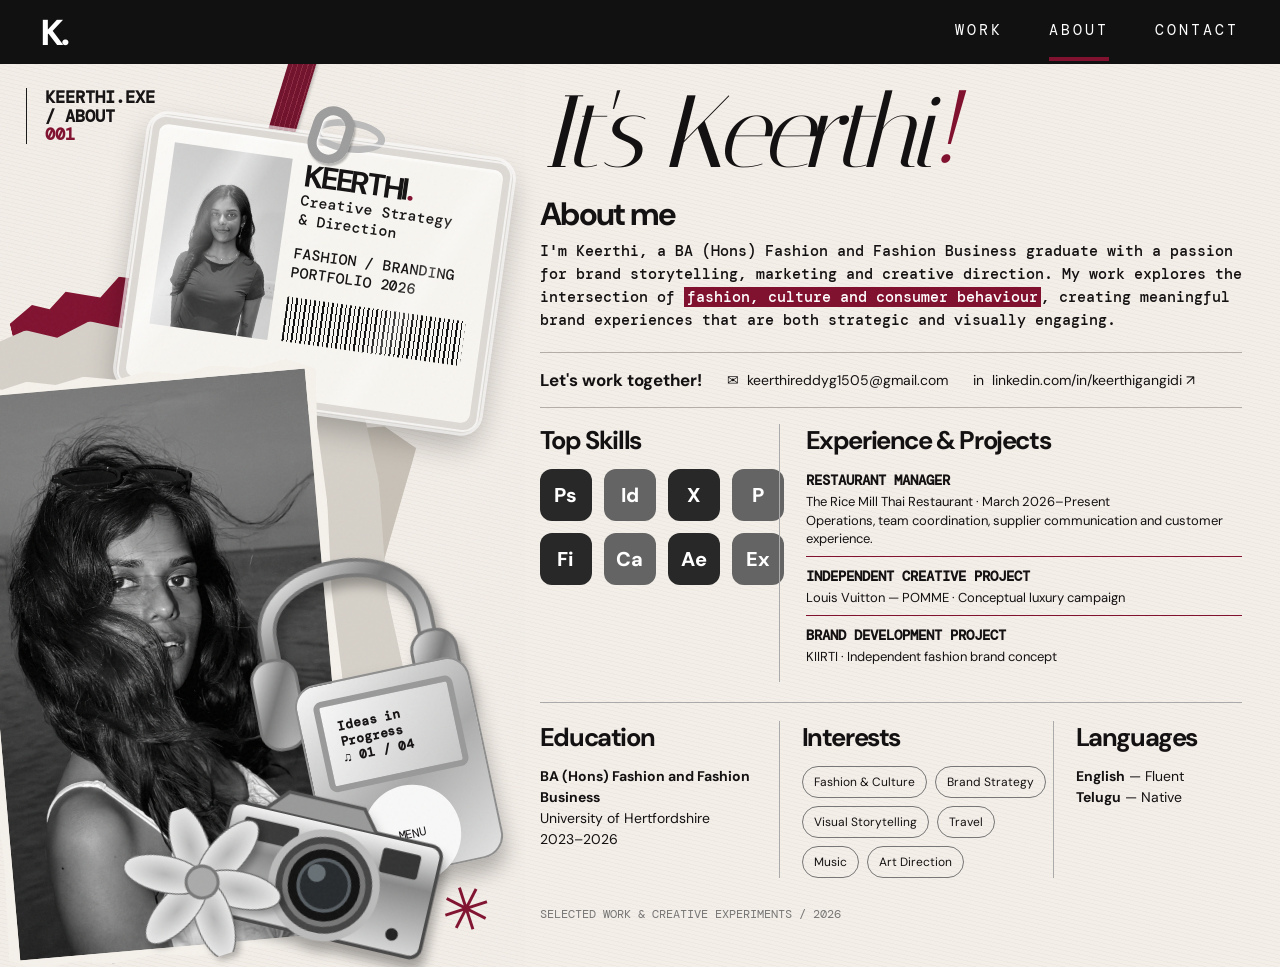
<file: about.html>
<!doctype html>
<html lang="en">
<head>
<meta charset="utf-8"><meta name="viewport" content="width=device-width, initial-scale=1">
<title>About — Keerthi | Creative Portfolio</title>
<meta name="description" content="Meet Keerthi — fashion marketing, branding and creative direction.">
<link rel="preconnect" href="https://fonts.googleapis.com"><link rel="preconnect" href="https://fonts.gstatic.com" crossorigin>
<link href="https://fonts.googleapis.com/css2?family=DM+Sans:wght@400;500;600;700;800&family=DM+Mono:wght@400;500&family=Italiana&display=swap" rel="stylesheet">
<style>
:root{--wine:#80112f;--ink:#141112;--paper:#f3eee8}*{box-sizing:border-box}html{scroll-behavior:smooth}body{margin:0;background:var(--paper);color:var(--ink);font-family:'DM Sans',Arial,sans-serif}a{color:inherit}nav{height:64px;background:#111;display:flex;align-items:center;justify-content:space-between;padding:0 3.2%;color:white;position:relative;z-index:5}nav .logo{font-size:36px;font-weight:800;text-decoration:none;letter-spacing:-.07em}nav .links{display:flex;gap:46px}nav .links a{font-family:'DM Mono',monospace;letter-spacing:.2em;text-decoration:none;font-size:15px;padding:17px 0}nav .links .active{border-bottom:4px solid var(--wine)}main{min-height:calc(100vh - 64px);background-color:var(--paper);background-image:repeating-linear-gradient(13deg,transparent 0 3px,#3b241807 3px 4px);display:grid;grid-template-columns:41% 59%;overflow:hidden}.visual{min-height:820px;position:relative}.micro{position:absolute;top:24px;left:5%;border-left:1px solid #171717;padding-left:18px;font:700 17px/1.1 'DM Mono',monospace;z-index:4}.micro em{font-style:normal;color:var(--wine)}.scrap{position:absolute;background:var(--wine);transform:rotate(-13deg);width:62%;height:270px;top:22%;left:6%;clip-path:polygon(5% 0,98% 4%,95% 95%,0 100%)}.scrap.two{background:#c8c1b7;top:36%;left:13%;transform:rotate(13deg);height:280px}.lanyard{position:absolute;left:53%;top:-65px;width:27px;height:200px;background:repeating-linear-gradient(90deg,#71112b 0 4px,#8b2840 4px 5px);transform:rotate(17deg);z-index:3;box-shadow:2px 2px 3px #0003}.id-card{position:absolute;z-index:3;top:8%;left:25%;width:70%;height:275px;transform:rotate(8deg);background:#f7f5f0;border:15px solid #ddd8d2;border-radius:19px;box-shadow:0 12px 25px #0003;padding:17px;display:flex;gap:14px}.id-card:before{content:'';position:absolute;width:58px;height:19px;border:7px solid #bbb;top:-30px;left:44%;border-radius:50%}.id-card img{width:38%;height:83%;object-fit:cover;filter:grayscale(1)}.id-copy{flex:1;min-width:0}.id-copy strong{font-size:clamp(20px,2.4vw,36px);line-height:1;letter-spacing:-.07em}.id-copy p{font:500 clamp(10px,1.15vw,16px)/1.3 'DM Mono',monospace}.barcode{height:45px;margin-top:12px;background:repeating-linear-gradient(90deg,#111 0 2px,transparent 2px 5px,#111 5px 6px,transparent 6px 9px)}.portrait{position:absolute;z-index:4;left:-3%;top:34%;width:68%;height:65%;transform:rotate(-5deg);border:9px solid #f6f1eb;border-radius:47% 43% 2% 3%/18% 18% 1% 1%;overflow:hidden;box-shadow:0 10px 20px #0002}.portrait img{width:100%;height:100%;object-fit:cover;object-position:50% 25%;filter:grayscale(1) contrast(1.09)}.player{position:absolute;z-index:4;left:54%;top:64%;width:39%;height:220px;transform:rotate(-11deg);border-radius:23px;background:linear-gradient(125deg,#dedede,#aaa);box-shadow:0 12px 25px #0004;padding:16px}.player .screen{background:#e9e9e9;border:6px solid #999;border-radius:8px;height:92px;padding:14px;font:700 16px/1.25 'DM Mono',monospace}.player .wheel{width:98px;height:98px;border-radius:50%;background:#f8f8f8;margin:7px auto;display:grid;place-items:center;font:12px 'DM Mono',monospace}.sticker{position:absolute;bottom:5%;left:38%;z-index:5;color:var(--wine);font-size:75px;transform:rotate(-18deg)}.content{padding:20px 5% 45px 2%;min-width:0}.headline{font:italic clamp(70px,8vw,155px)/.95 'Italiana',Georgia,serif;letter-spacing:-.055em;margin:0 0 12px;white-space:nowrap}.headline span{color:var(--wine)}h1,h2,h3,p{margin-top:0}h1{font-size:clamp(26px,2.5vw,39px);letter-spacing:-.05em;margin-bottom:5px}.intro{font:500 clamp(14px,1.2vw,18px)/1.5 'DM Mono',monospace;max-width:900px;margin-bottom:20px}.mark{background:var(--wine);color:white;padding:0 3px}.contact{border-block:1px solid #b4aca6;display:flex;align-items:center;gap:25px;flex-wrap:wrap;padding:16px 0;margin:16px 0}.contact b{font-size:17px}.contact a{text-decoration:none;font-size:14px;overflow-wrap:anywhere}.contact a:hover{text-decoration:underline}.grid-top{display:grid;grid-template-columns:34% 66%;border-bottom:1px solid #aaa;padding-bottom:20px}.grid-top>section+section{border-left:1px solid #aaa;padding-left:26px}.content h2{font-size:clamp(23px,2vw,34px);letter-spacing:-.055em;margin-bottom:12px}.skills{display:grid;grid-template-columns:repeat(4,52px);gap:12px}.skill{background:#282828;color:white;width:52px;height:52px;border-radius:12px;display:grid;place-items:center;font-weight:800;font-size:20px}.skill:nth-child(even){background:#646464}.job{border-bottom:1px solid var(--wine);padding:0 0 8px;margin-bottom:8px}.job:last-child{border:0}.job b{font:700 14px 'DM Mono',monospace}.job p{font-size:13px;line-height:1.4;margin:3px 0 0}.grid-bottom{display:grid;grid-template-columns:34% 39% 27%;padding-top:18px}.grid-bottom>section+section{border-left:1px solid #aaa;padding-left:22px}.grid-bottom p{font-size:14px;line-height:1.5}.tags{display:flex;gap:8px;flex-wrap:wrap}.tags span{border:1px solid #777;border-radius:25px;padding:7px 11px;font-size:12px;white-space:nowrap}.fineprint{margin-top:28px;color:#777;font:12px 'DM Mono',monospace}
@media(max-width:1100px){main{grid-template-columns:40% 60%}.visual{min-height:730px}.id-card{height:235px}.skills{grid-template-columns:repeat(4,43px);gap:7px}.skill{width:43px;height:43px;font-size:17px}.grid-bottom{grid-template-columns:1fr 1fr}.grid-bottom section:last-child{grid-column:1/-1;border-left:0;padding-left:0;margin-top:20px}.headline{font-size:clamp(64px,7vw,100px)}}
@media(max-width:760px){nav{height:60px;padding:0 20px}nav .links{gap:16px}nav .links a{font-size:11px;letter-spacing:.1em}main{display:block}.visual{height:590px;min-height:0}.micro{top:16px}.id-card{left:29%;top:9%;width:65%;height:220px;padding:8px;border-width:9px}.id-copy strong{font-size:21px}.id-copy p{font-size:10px}.barcode{height:25px}.portrait{left:3%;top:33%;width:62%;height:62%}.player{left:59%;top:65%;width:36%;height:160px;padding:10px}.player .screen{height:67px;font-size:11px;padding:7px}.player .wheel{width:65px;height:65px}.content{padding:20px 6% 50px}.headline{font-size:clamp(66px,12vw,110px)}.intro{font-size:14px}.grid-top{grid-template-columns:1fr;gap:24px}.grid-top>section+section{border-left:0;border-top:1px solid #aaa;padding:18px 0 0}.grid-bottom{grid-template-columns:1fr;gap:18px}.grid-bottom>section+section{border-left:0;border-top:1px solid #aaa;padding:18px 0 0}.grid-bottom section:last-child{grid-column:auto;margin:0}.skills{grid-template-columns:repeat(4,52px)}.skill{width:52px;height:52px}.contact{gap:12px}}
@media(prefers-reduced-motion:no-preference){a{transition:opacity .2s}a:hover{opacity:.7}}

/* Editorial scrapbook enhancements — each object remains a separate element */
.visual{isolation:isolate}
.visual::after{content:"";position:absolute;inset:0;pointer-events:none;z-index:9;opacity:.12;background-image:url("data:image/svg+xml,%3Csvg viewBox='0 0 180 180' xmlns='http://www.w3.org/2000/svg'%3E%3Cfilter id='n'%3E%3CfeTurbulence type='fractalNoise' baseFrequency='.9' numOctaves='3' stitchTiles='stitch'/%3E%3C/filter%3E%3Crect width='100%25' height='100%25' filter='url(%23n)' opacity='.32'/%3E%3C/svg%3E")}
.scrap{clip-path:polygon(0 8%,8% 3%,13% 6%,19% 1%,29% 6%,36% 0,45% 4%,52% 1%,63% 5%,72% 1%,80% 5%,89% 2%,100% 7%,96% 93%,87% 99%,78% 94%,67% 100%,57% 94%,46% 99%,36% 95%,25% 100%,17% 95%,8% 98%,1% 91%);box-shadow:0 8px 15px #0002}
.paper-torn{position:absolute;z-index:1;left:3%;top:27%;width:72%;height:65%;background:#d5d0c8;transform:rotate(-8deg);clip-path:polygon(2% 2%,13% 0,21% 2%,30% 0,43% 3%,56% 0,70% 2%,85% 0,99% 3%,98% 17%,100% 34%,98% 53%,100% 70%,98% 98%,80% 100%,61% 98%,42% 100%,23% 98%,2% 100%,0 81%,2% 62%,0 42%,2% 22%)}
.id-card{border:10px solid #ddd9d4;outline:3px solid #ffffffa3;background:linear-gradient(135deg,#fff8,#fff0 48%),#f7f5f0;box-shadow:0 3px 2px #fff8 inset,0 14px 30px #0004}
.id-card::after{content:"";position:absolute;inset:-9px;border:2px solid #ffffffb5;border-radius:15px;pointer-events:none}
.plastic-glare{position:absolute;z-index:2;pointer-events:none;inset:0;background:linear-gradient(115deg,transparent 15%,#fff7 21%,transparent 28%,transparent 68%,#fff4 73%,transparent 77%);border-radius:8px}
.clip-metal{position:absolute;z-index:5;left:59%;top:42px;width:42px;height:58px;border:9px solid #9d9d9d;border-radius:24px;transform:rotate(18deg);box-shadow:2px 2px 2px #0004,inset 2px 1px 3px #fff}
.portrait{border-radius:0;clip-path:polygon(2% 0,12% 1%,19% 0,27% 1%,35% 0,44% 1%,53% 0,62% 1%,71% 0,82% 1%,92% 0,100% 2%,99% 12%,100% 25%,99% 40%,100% 56%,99% 71%,100% 89%,99% 100%,87% 99%,76% 100%,65% 99%,53% 100%,41% 99%,29% 100%,18% 99%,8% 100%,0 98%,1% 82%,0 67%,1% 51%,0 36%,1% 21%,0 9%);border:11px solid #f5f1eb;box-shadow:0 15px 28px #0005}
.headphones{position:absolute;z-index:5;width:43%;left:45%;top:51%;transform:rotate(-11deg);filter:drop-shadow(4px 9px 6px #0005);pointer-events:none}
.player{z-index:6;left:59%;top:67%;width:34%;height:205px;transform:rotate(-12deg);border:2px solid #8e8e8e;background:linear-gradient(145deg,#f8f8f8,#aaa 55%,#e4e4e4);box-shadow:0 14px 20px #0004}
.player .screen{font-size:clamp(10px,1vw,16px);background:linear-gradient(125deg,#f7f7f7,#c7c7c7)}
.camera{position:absolute;z-index:7;width:45%;left:40%;bottom:2%;transform:rotate(13deg);filter:drop-shadow(5px 10px 6px #0005);pointer-events:none}
.flower{position:absolute;z-index:8;width:29%;left:24%;bottom:1%;transform:rotate(-18deg);filter:drop-shadow(3px 5px 3px #0004);pointer-events:none}
.sticker{left:84%;bottom:2%;z-index:8;font-size:60px}
@media(max-width:760px){.clip-metal{top:26px;left:61%;width:30px;height:42px;border-width:6px}.headphones{top:53%}.player{top:68%;height:160px}.camera{bottom:0}.flower{bottom:1%}}
</style>
</head>
<body>
<nav aria-label="Main navigation"><a class="logo" href="index.html">K.</a><div class="links"><a href="index.html#work">WORK</a><a href="about.html" class="active" aria-current="page">ABOUT</a><a href="mailto:keerthireddyg1505@gmail.com">CONTACT</a></div></nav>
<main>
<aside class="visual" aria-label="Editorial photo collage of Keerthi">
<div class="micro">KEERTHI.EXE<br>/ ABOUT<br><em>001</em></div><div class="scrap"></div><div class="scrap two"></div><div class="paper-torn"></div><div class="lanyard"></div><div class="clip-metal" aria-hidden="true"></div>
<div class="id-card"><span class="plastic-glare" aria-hidden="true"></span><img src="id-photo.jpeg" alt="Portrait of Keerthi on an ID card"><div class="id-copy"><strong>KEERTHI<span style="color:#80112f">.</span></strong><p>Creative Strategy<br>&amp; Direction</p><p>FASHION / BRANDING<br>PORTFOLIO 2026</p><div class="barcode" aria-hidden="true"></div></div></div>
<div class="portrait"><img src="beach.jpeg" alt="Keerthi at the beach"></div>
<svg class="headphones" viewBox="0 0 310 320" aria-hidden="true"><defs><linearGradient id="metal" x1="0" y1="0" x2="1" y2="1"><stop stop-color="#f7f7f7"/><stop offset=".45" stop-color="#777"/><stop offset="1" stop-color="#dedede"/></linearGradient></defs><path d="M46 192 V138 C46 35 263 29 263 145 V197" fill="none" stroke="#777" stroke-width="26" stroke-linecap="round"/><path d="M46 192 V138 C46 35 263 29 263 145 V197" fill="none" stroke="url(#metal)" stroke-width="16" stroke-linecap="round"/><rect x="13" y="166" width="62" height="123" rx="28" fill="url(#metal)" stroke="#777" stroke-width="4"/><rect x="237" y="166" width="62" height="123" rx="28" fill="url(#metal)" stroke="#777" stroke-width="4"/></svg>
<div class="player"><div class="screen">Ideas in<br>Progress<br>♫ 01 / 04</div><div class="wheel">MENU</div></div><svg class="camera" viewBox="0 0 340 230" aria-hidden="true"><defs><linearGradient id="cam" x1="0" y1="0" x2="0" y2="1"><stop stop-color="#f6f6f6"/><stop offset=".4" stop-color="#888"/><stop offset="1" stop-color="#d8d8d8"/></linearGradient></defs><rect x="15" y="48" width="310" height="164" rx="16" fill="url(#cam)" stroke="#484848" stroke-width="5"/><path d="M64 48 L91 18 H202 L226 48" fill="#999" stroke="#555" stroke-width="5"/><rect x="37" y="66" width="80" height="31" rx="5" fill="#393939"/><rect x="241" y="65" width="56" height="36" rx="5" fill="#333"/><circle cx="169" cy="138" r="75" fill="#444" stroke="#bbb" stroke-width="11"/><circle cx="169" cy="138" r="56" fill="#111" stroke="#777" stroke-width="8"/><circle cx="169" cy="138" r="37" fill="#262a2d" stroke="#575e63" stroke-width="5"/><circle cx="155" cy="123" r="13" fill="#9caab0" opacity=".55"/><circle cx="280" cy="185" r="9" fill="#222"/></svg>
<svg class="flower" viewBox="0 0 200 200" aria-hidden="true"><defs><radialGradient id="petal"><stop stop-color="#b6b6b6"/><stop offset="1" stop-color="#e9e9e9"/></radialGradient></defs><g transform="translate(100 100)" fill="url(#petal)" stroke="#666" stroke-width="1.5"><ellipse cx="0" cy="-50" rx="24" ry="55"/><ellipse cx="0" cy="-50" rx="24" ry="55" transform="rotate(60)"/><ellipse cx="0" cy="-50" rx="24" ry="55" transform="rotate(120)"/><ellipse cx="0" cy="-50" rx="24" ry="55" transform="rotate(180)"/><ellipse cx="0" cy="-50" rx="24" ry="55" transform="rotate(240)"/><ellipse cx="0" cy="-50" rx="24" ry="55" transform="rotate(300)"/></g><circle cx="100" cy="100" r="21" fill="#aaa" stroke="#777" stroke-width="4"/></svg><div class="sticker" aria-hidden="true">✳</div>
</aside>
<article class="content"><p class="headline">It's Keerthi<span>!</span></p><h1>About me</h1>
<p class="intro">I'm Keerthi, a BA (Hons) Fashion and Fashion Business graduate with a passion for brand storytelling, marketing and creative direction. My work explores the intersection of <span class="mark">fashion, culture and consumer behaviour</span>, creating meaningful brand experiences that are both strategic and visually engaging.</p>
<div class="contact"><b>Let's work together!</b><a href="mailto:keerthireddyg1505@gmail.com">✉ &nbsp;keerthireddyg1505@gmail.com</a><a href="https://www.linkedin.com/in/keerthigangidi" target="_blank" rel="noopener noreferrer">in &nbsp;linkedin.com/in/keerthigangidi ↗</a></div>
<div class="grid-top"><section><h2>Top Skills</h2><div class="skills" aria-label="Photoshop, InDesign, Excel, PowerPoint, Figma, Canva, After Effects, Adobe Express"><span class="skill" title="Photoshop">Ps</span><span class="skill" title="InDesign">Id</span><span class="skill" title="Excel">X</span><span class="skill" title="PowerPoint">P</span><span class="skill" title="Figma">Fi</span><span class="skill" title="Canva">Ca</span><span class="skill" title="After Effects">Ae</span><span class="skill" title="Adobe Express">Ex</span></div></section><section><h2>Experience &amp; Projects</h2><div class="job"><b>RESTAURANT MANAGER</b><p>The Rice Mill Thai Restaurant · March 2026–Present<br>Operations, team coordination, supplier communication and customer experience.</p></div><div class="job"><b>INDEPENDENT CREATIVE PROJECT</b><p>Louis Vuitton — POMME · Conceptual luxury campaign</p></div><div class="job"><b>BRAND DEVELOPMENT PROJECT</b><p>KIIRTI · Independent fashion brand concept</p></div></section></div>
<div class="grid-bottom"><section><h2>Education</h2><p><strong>BA (Hons) Fashion and Fashion Business</strong><br>University of Hertfordshire<br>2023–2026</p></section><section><h2>Interests</h2><div class="tags"><span>Fashion &amp; Culture</span><span>Brand Strategy</span><span>Visual Storytelling</span><span>Travel</span><span>Music</span><span>Art Direction</span></div></section><section><h2>Languages</h2><p><strong>English</strong> — Fluent<br><strong>Telugu</strong> — Native</p></section></div><div class="fineprint">SELECTED WORK &amp; CREATIVE EXPERIMENTS / 2026</div>
</article></main></body></html>
</file>
